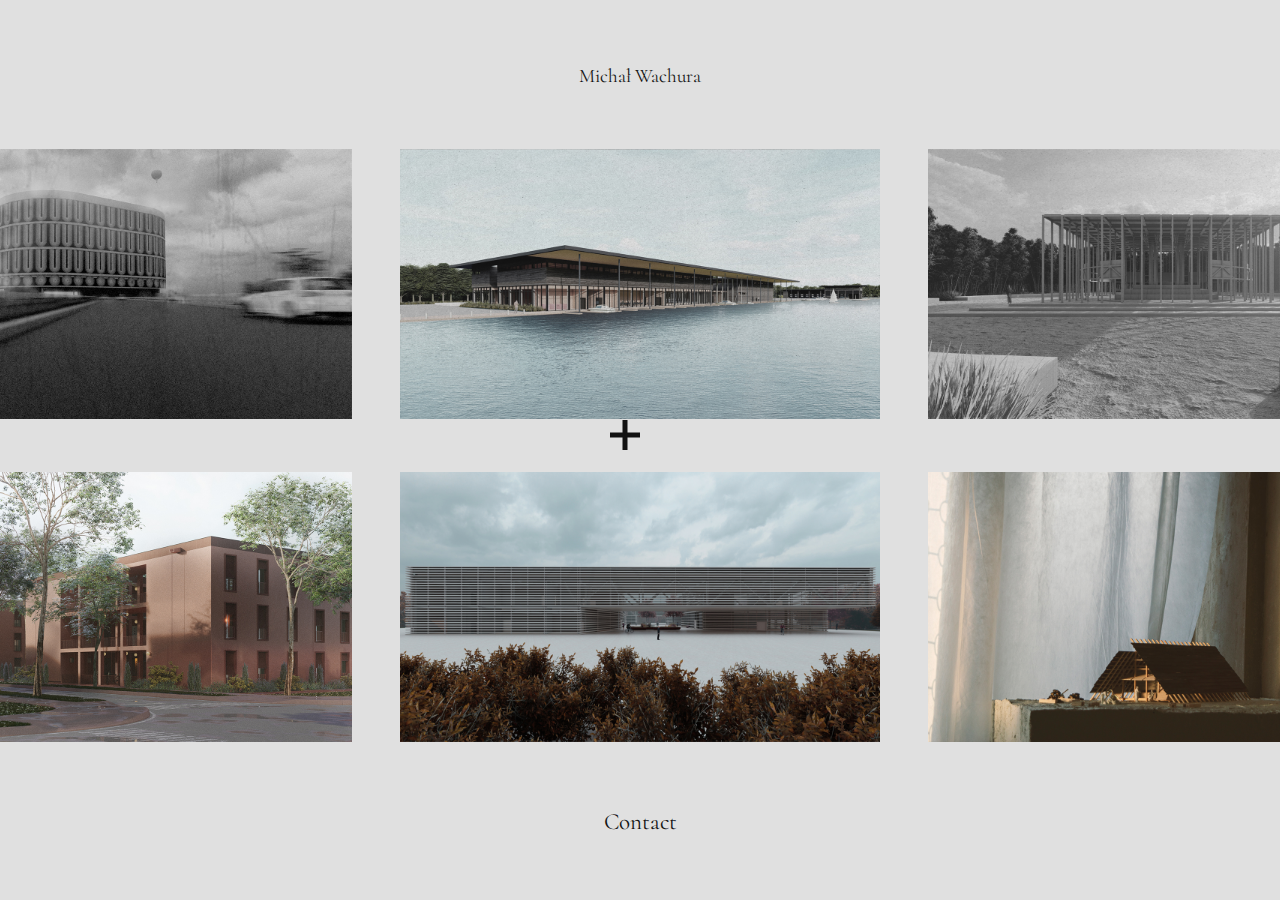
<file: index.html>
<!DOCTYPE html>
<html lang="pl">

<head>
  <meta charset="UTF-8">
  <meta name="viewport" content="width=device-width, initial-scale=1.0">
  <link rel="stylesheet" href="https://cdnjs.cloudflare.com/ajax/libs/font-awesome/6.4.2/css/all.min.css"
    integrity="sha512-z3gLpd7yknf1YoNbCzqRKc4qyor8gaKU1qmn+CShxbuBusANI9QpRohGBreCFkKxLhei6S9CQXFEbbKuqLg0DA=="
    crossorigin="anonymous" referrerpolicy="no-referrer" />
  <link rel="icon" type="image/x-icon" href="favicon/favicon.ico">
  <link rel="stylesheet" href="main.css">
  <title>Renderings Portfolio</title>
</head>

<body>
  <header class="header">Michał Wachura</header>
    <section class="section" id="section--1">
    <div class="container">
      <div class="container__project">
        <a href="html/veloraum.html" class="container__project__link">
          <img src="thumb/1_Veloraum_Thumb.jpg" alt="Veloraum" class="container__project__img">
          <div class="container__project__overlay">
            <div class="overlay__text">Veloraum</div>
            <!-- <img class="overlay__img"src="/icon_graphics/sarp_icons_overlay.png" alt="" > -->
          </div>
        </a>
      </div>
      <div class="container__project">
        <a href="html/marina.html" class="container__project__link">
          <img src="thumb/2_Marina_Thumb.jpg" alt="Marina" class="container__project__img">
          <div class="container__project__overlay">
            <div class="overlay__text">Marina</div>
          </div>
        </a>
      </div>
      <div class="container__project">
        <a href="html/tokyo.html" class="container__project__link">
          <img src="thumb/3_Tokyo_Thumb.jpg" alt="Tokyo" class="container__project__img">
          <div class="container__project__overlay">
            <div class="overlay__text">Tokyo Dojo</div>
          </div>
        </a>
      </div>
      <div class="container__project">
        <a href="html/sarp.html" class="container__project__link">
          <img src="thumb/4_SARP_Thumb.jpg" alt="SARP" class="container__project__img">
          <div class="container__project__overlay">
            <div class="overlay__text">Low Energy House</div>
          </div>
        </a>
      </div>
      <div class="container__project">
        <a href="html/cbm.html" class="container__project__link">
          <img src="thumb/5_CBM_Thumb.jpg" alt="CBM" class="container__project__img">
          <div class="container__project__overlay">
            <div class="overlay__text">Center for Molecular Research</div>
          </div>
        </a>
      </div>
      <div class="container__project">
        <a href="html/point.html" class="container__project__link">
          <img src="thumb/6_Point_Thumb.jpg" alt="Point" class="container__project__img">
          <div class="container__project__overlay">
            <div class="overlay__text">Point on trail</div>
          </div>
        </a>
      </div>
    </div>
    </div>
  </section>
  

  <footer class="footer">
    <a href="html/contact.html" class="footer__link">Contact</a>
  </footer>
<!-- Curosor -->
<div class="cursor_container">
  <div class="cursor_container_horizontal"></div>
  <div class="cursor_container_vertical"></div>
</div>

  <script src="/js/cursor.js"></script>
</body>

</html>
</file>
<file: main.css>
@import url('https://fonts.googleapis.com/css2?family=Cormorant&family=IBM+Plex+Mono&family=Montserrat&family=Open+Sans&family=Orbitron&family=Roboto&display=swap');

@import url(./css/cursor.css);


/* font-family: 'Cormorant', serif; */
/* font-family: 'IBM Plex Mono', monospace; */
/* font-family: 'Montserrat', sans-serif; */
/* font-family: 'Open Sans', sans-serif; */
/* font-family: 'Orbitron', sans-serif; */


:root {
  --bg-color:#141414;
  --bg-color-two:#e0e0e0;
  --txt-color :#f1f1f1;
}

*{
  box-sizing: border-box;
}

body{
  background-color: var(--bg-color-two);
  color: var(--bg-color);
  font-family: 'Helvetica', sans-serif;
  margin: 0;
  display: flex;
  flex-direction: column;
  align-items: center;
  justify-content: center;
  height: 100vh;
  overflow: hidden;
  font-family: 'Cormorant', serif;
  cursor: none;
}
::selection{
  background-color:var(--bg-color);
  color: var(--bg-color-two);
}

/* HOMEPAGE */
.header{
 display: flex;
 justify-content: center;
 font-size: larger;
 
}
.section{
  height: 80vh;
  display: flex;
  align-items: center;
  justify-content: center;
  cursor: none;
}
.container{
  display: grid;
  grid-template-columns: 1fr 1fr 1fr;
  grid-template-rows: 1fr 1fr;
  gap: 3rem;

}
.container__project{
  position: relative;
}
.container__project__link{
  text-decoration: none;
  color: var(--bg-color);
  font-family: 'Cormorant', serif;
  
}
.container__project__img{
  width: 30rem;
  cursor: none;
}
.container__project__overlay{
  position: absolute;
  bottom: 0;
  left: 0;
  right: 0;
  background-color: var(--bg-color);
  color: var(--txt-color);
  overflow: hidden;
  width: 100%;
  height: 0;
  transition: .5s ease;
  display: flex;
  justify-content: center;
  align-items: center;
  flex-direction: column;
  font-size:xx-large;
  cursor: none;
  
}
.overlay__img{
  padding-top: 1rem;
  width: 1.8rem;
  opacity: 95%;

}
.container__project :hover .container__project__overlay{
  height: 100%;
}

.footer , .footer__link{
  text-decoration: none;
  color: var(--bg-color);
  transition: 0.15s ease-in;
  cursor: none;
  font-size: larger;
}
.footer:hover, .footer__link:hover{
  background-color: var(--bg-color);
  color: var(--bg-color-two);
  cursor: none;
}

/* Media Querries */

@media only screen and (max-width: 767px) {
  /* Styles for mobile phones */
body{
    display: flex;
    flex-direction: column;
    overflow:scroll;
    /* padding-top: 40rem; */
    height: 100%;
  }
  header{
    margin-bottom: 5rem;
    padding-top: 5rem;
  }
  section{
    display: flex;
    flex-direction: column;
    width: 80%;
  }
  .container{
    margin-top: 40rem;
    display: flex;
    flex-direction: column;
    align-items: center;
    justify-content: center;
    gap: 3rem;
    width: 90%;
    
    /* border: 2px solid red; */
  }
  .container__project__img,.container__project__overlay{
    width: 100%;
    
  }
  .overlay__text{
    text-align: center;
  }


  .footer{
    display: flex;
    justify-content: center;
    margin-top: 40rem;
    padding-top:5rem ;
    height: 20vh;
    
  }
}

@media only screen and (min-width: 768px) and (max-width: 991px) {
  /* Styles for tablets */
  body{
    display: flex;
    flex-direction: column;
    overflow:scroll;
    padding-top: 40rem;
    
  }
  header{
    display: flex;
    margin-bottom: 3rem;
  }
  section{
    display: flex;
    flex-direction: column;
  }
  .container{
    display: flex;
    flex-direction: column;
    gap: 3rem;
    height: 80rem;
  
  }
  .footer{
    margin-top: auto;
    height: 20vh;
  }
  
}
@media only screen and (min-width: 992px) and (max-width: 1199px) {
  /* Styles for small laptops and desktops */
  body{
    display: flex;
    flex-direction: column;
    overflow:scroll;
    padding-top: 40rem;
    
  }
  header{
    display: flex;
  }
  section{
    display: flex;
    flex-direction: column;
  }
  .container{
    display: flex;
    flex-direction: column;
    gap: 3rem;
    
  
  }
}
@media only screen and (min-width: 1200px) {
  /* Styles for large laptops and desktops */
}
</file>
